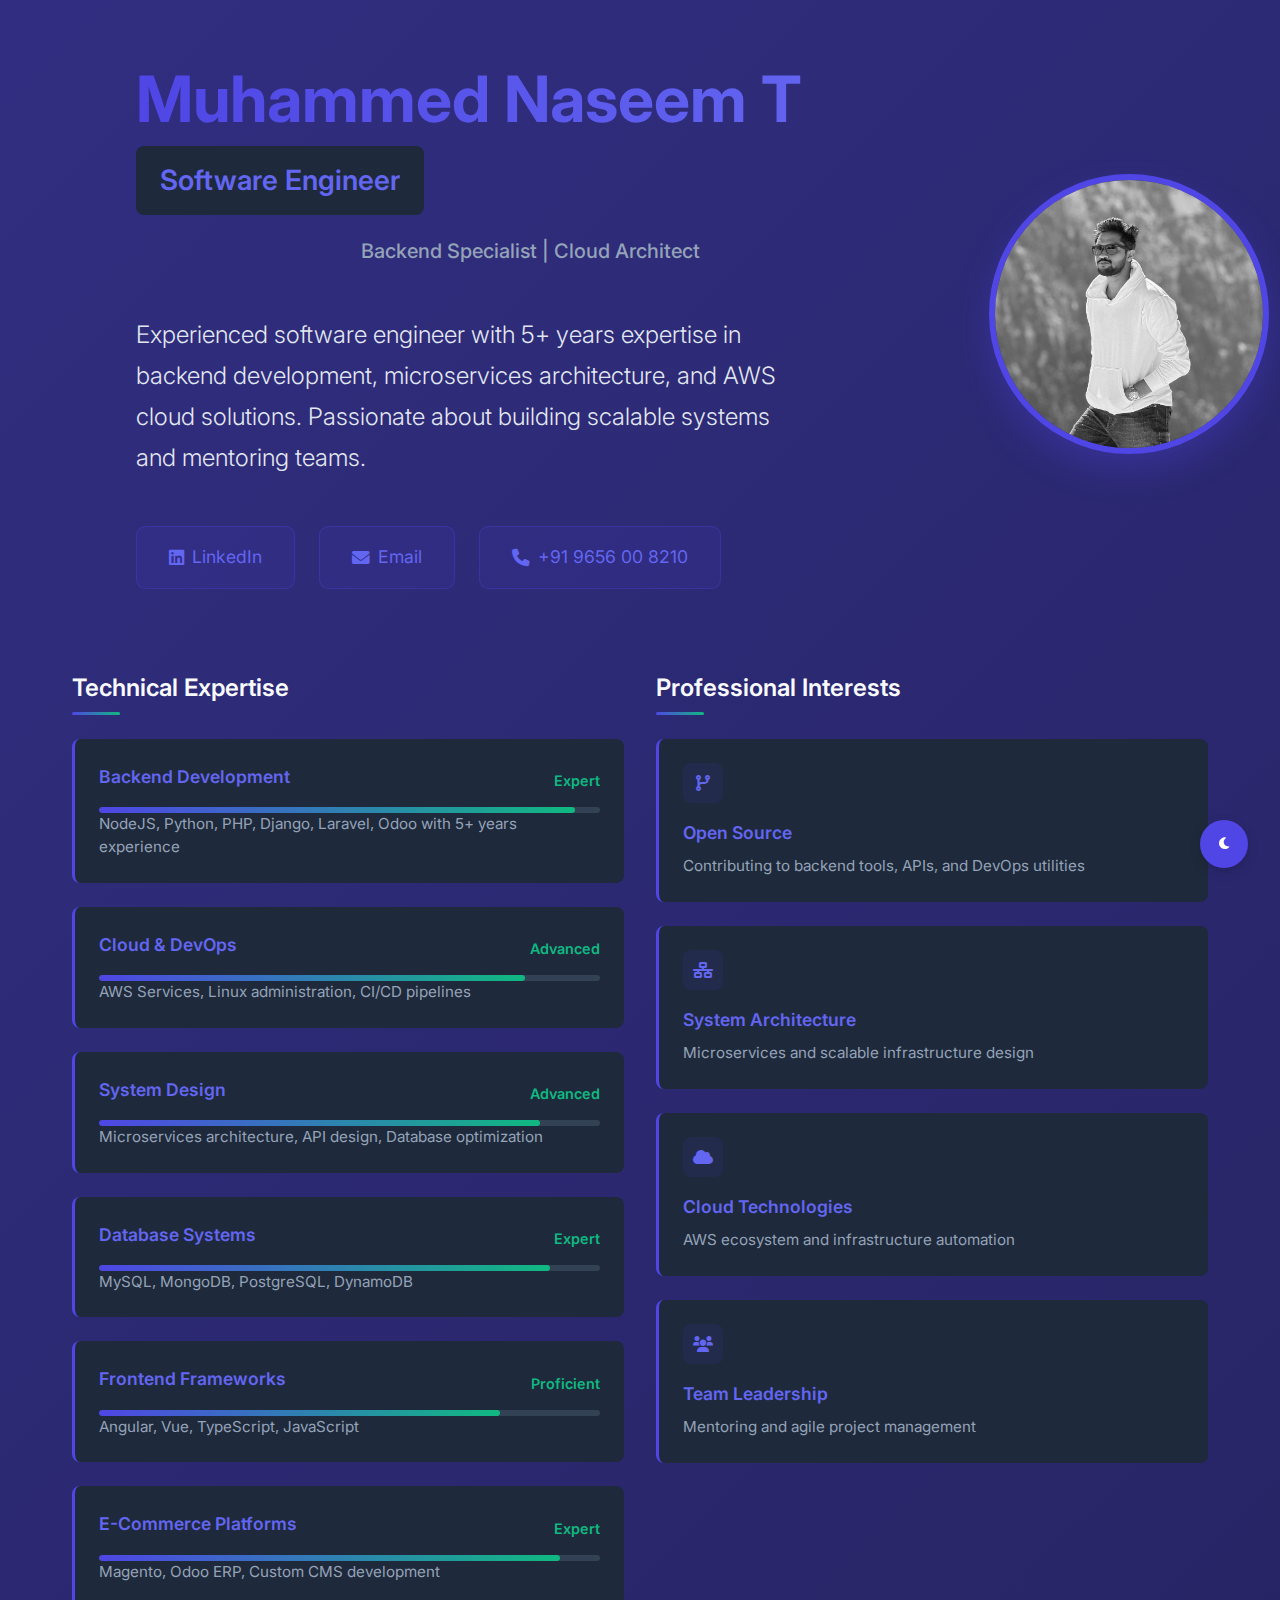
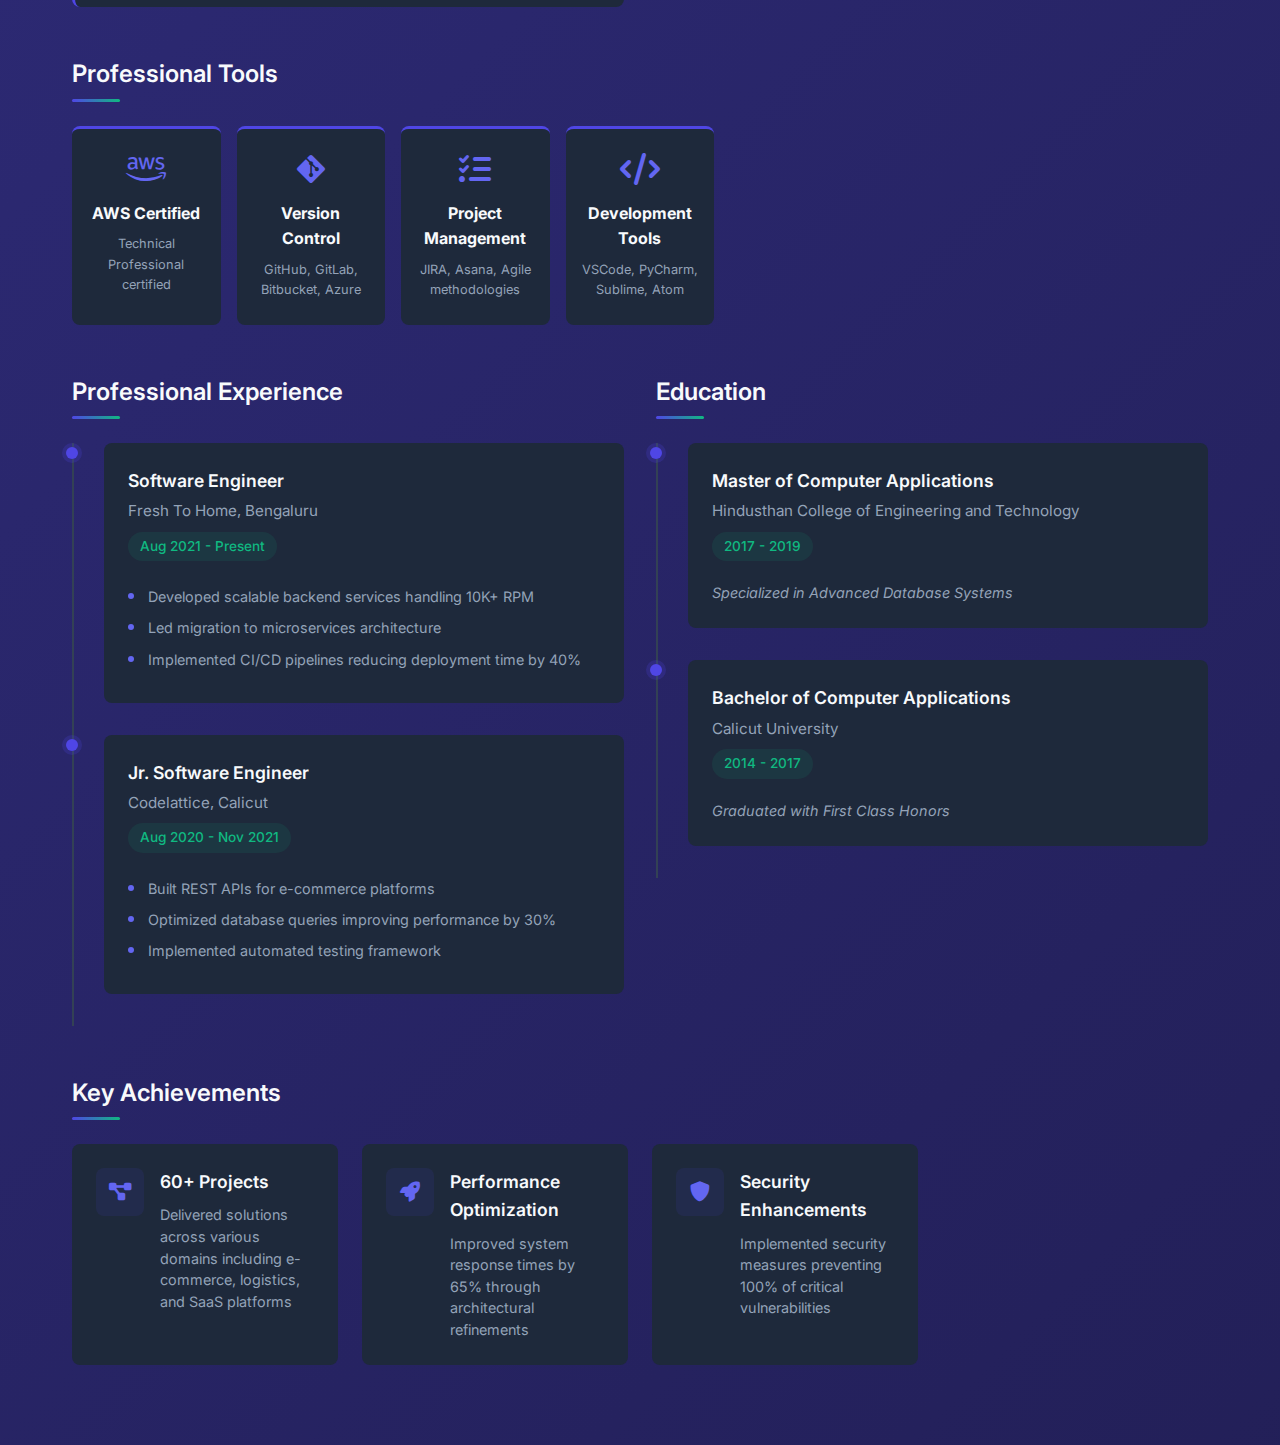
<file: index.html>
<!DOCTYPE html>
<html lang="en">

<head>
  <meta charset="UTF-8">
  <title>Muhammed Naseem T | Software Engineer</title>
  <link rel="stylesheet" href="finale.css">
  <meta name="viewport" content="width=device-width, initial-scale=1.0">
  <link rel="preconnect" href="https://fonts.googleapis.com">
  <link rel="preconnect" href="https://fonts.gstatic.com" crossorigin>
  <link href="https://fonts.googleapis.com/css2?family=Inter:wght@300;400;500;600;700&display=swap" rel="stylesheet">
  <link rel="stylesheet" href="https://cdnjs.cloudflare.com/ajax/libs/font-awesome/6.0.0/css/all.min.css">
</head>

<body>
  <div class="container">
    <header class="hero">
      <div class="hero-content">
        <div class="hero-grid">
          <div class="hero-text">
            <h1 class="name">Muhammed Naseem T</h1>
            <div class="job-title-container">
              <span class="job-title">Software Engineer</span>
              <span class="job-subtitle">Backend Specialist | Cloud Architect</span>
            </div>
            <p class="lead">Experienced software engineer with 5+ years expertise in backend development, microservices architecture, and AWS cloud solutions. Passionate about building scalable systems and mentoring teams.</p>
            <div class="contact-links">
              <a href="https://www.linkedin.com/in/naseemnazi/" target="_blank" class="contact-btn">
                <i class="fab fa-linkedin"></i> LinkedIn
              </a>
              <a href="mailto:naseem.info7@gmail.com" class="contact-btn">
                <i class="fas fa-envelope"></i> Email
              </a>
              <a href="tel:+919656008210" class="contact-btn">
                <i class="fas fa-phone"></i> +91 9656 00 8210
              </a>
            </div>
          </div>
          <div class="hero-image">
            <img src="profile.png" alt="Muhammed Naseem T" class="profile-image">
          </div>
        </div>
      </div>
    </header>

    <div class="main-content">
      <!-- Skills Section -->
      <section class="skills-section">


        <!-- <section class="skills-section"> -->
        <div class="skills-column">
          <h2 class="section-title">Technical Expertise</h2>
          <div class="skills-grid">
            <div class="skill-card">
              <div class="skill-header">
                <h3>Backend Development</h3>
                <span>Expert</span>
              </div>
              <div class="skill-bar">
                <div class="skill-progress" style="width: 95%"></div>
              </div>
              <p>NodeJS, Python, PHP, Django, Laravel, Odoo with 5+ years experience</p>
            </div>

            <div class="skill-card">
              <div class="skill-header">
                <h3>Cloud & DevOps</h3>
                <span>Advanced</span>
              </div>
              <div class="skill-bar">
                <div class="skill-progress" style="width: 85%"></div>
              </div>
              <p>AWS Services, Linux administration, CI/CD pipelines</p>
            </div>

            <div class="skill-card">
              <div class="skill-header">
                <h3>System Design</h3>
                <span>Advanced</span>
              </div>
              <div class="skill-bar">
                <div class="skill-progress" style="width: 88%"></div>
              </div>
              <p>Microservices architecture, API design, Database optimization</p>
            </div>

            <div class="skill-card">
              <div class="skill-header">
                <h3>Database Systems</h3>
                <span>Expert</span>
              </div>
              <div class="skill-bar">
                <div class="skill-progress" style="width: 90%"></div>
              </div>
              <p>MySQL, MongoDB, PostgreSQL, DynamoDB</p>
            </div>

            <div class="skill-card">
              <div class="skill-header">
                <h3>Frontend Frameworks</h3>
                <span>Proficient</span>
              </div>
              <div class="skill-bar">
                <div class="skill-progress" style="width: 80%"></div>
              </div>
              <p>Angular, Vue, TypeScript, JavaScript</p>
            </div>

            <div class="skill-card">
              <div class="skill-header">
                <h3>E-Commerce Platforms</h3>
                <span>Expert</span>
              </div>
              <div class="skill-bar">
                <div class="skill-progress" style="width: 92%"></div>
              </div>
              <p>Magento, Odoo ERP, Custom CMS development</p>
            </div>
          </div>
        </div>

        <div class="interests-column">
          <h2 class="section-title">Professional Interests</h2>
          <div class="interests-grid">
            <div class="interest-card">
              <div class="interest-icon">
                <i class="fas fa-code-branch"></i>
              </div>
              <h3>Open Source</h3>
              <p>Contributing to backend tools, APIs, and DevOps utilities</p>
            </div>
            <div class="interest-card">
              <div class="interest-icon">
                <i class="fas fa-network-wired"></i>
              </div>
              <h3>System Architecture</h3>
              <p>Microservices and scalable infrastructure design</p>
            </div>
            <div class="interest-card">
              <div class="interest-icon">
                <i class="fas fa-cloud"></i>
              </div>
              <h3>Cloud Technologies</h3>
              <p>AWS ecosystem and infrastructure automation</p>
            </div>
            <div class="interest-card">
              <div class="interest-icon">
                <i class="fas fa-users"></i>
              </div>
              <h3>Team Leadership</h3>
              <p>Mentoring and agile project management</p>
            </div>
          </div>
        </div>

      </section>
      <section class="skills-section">

        <div class="interests-column">
          <h2 class="section-title">Professional Tools</h2>
          <div class="tools-grid">
            <div class="tool-card">
              <i class="fab fa-aws"></i>
              <h3>AWS Certified</h3>
              <p>Technical Professional certified</p>
            </div>
            <div class="tool-card">
              <i class="fab fa-git-alt"></i>
              <h3>Version Control</h3>
              <p>GitHub, GitLab, Bitbucket, Azure</p>
            </div>
            <div class="tool-card">
              <i class="fas fa-tasks"></i>
              <h3>Project Management</h3>
              <p>JIRA, Asana, Agile methodologies</p>
            </div>
            <div class="tool-card">
              <i class="fas fa-code"></i>
              <h3>Development Tools</h3>
              <p>VSCode, PyCharm, Sublime, Atom</p>
            </div>
          </div>
        </div>

      </section>

      <!-- Experience & Education Section -->
      <section class="timeline-section">
        <div class="timeline-column">
          <h2 class="section-title">Professional Experience</h2>
          <div class="timeline">
            <div class="timeline-item">
              <div class="timeline-point"></div>
              <div class="timeline-content">
                <h3>Software Engineer</h3>
                <p class="company">Fresh To Home, Bengaluru</p>
                <span class="date">Aug 2021 - Present</span>
                <ul class="responsibilities">
                  <li>Developed scalable backend services handling 10K+ RPM</li>
                  <li>Led migration to microservices architecture</li>
                  <li>Implemented CI/CD pipelines reducing deployment time by 40%</li>
                </ul>
              </div>
            </div>
            <div class="timeline-item">
              <div class="timeline-point"></div>
              <div class="timeline-content">
                <h3>Jr. Software Engineer</h3>
                <p class="company">Codelattice, Calicut</p>
                <span class="date">Aug 2020 - Nov 2021</span>
                <ul class="responsibilities">
                  <li>Built REST APIs for e-commerce platforms</li>
                  <li>Optimized database queries improving performance by 30%</li>
                  <li>Implemented automated testing framework</li>
                </ul>
              </div>
            </div>
          </div>
        </div>

        <div class="timeline-column">
          <h2 class="section-title">Education</h2>
          <div class="timeline">
            <div class="timeline-item">
              <div class="timeline-point"></div>
              <div class="timeline-content">
                <h3>Master of Computer Applications</h3>
                <p class="company">Hindusthan College of Engineering and Technology</p>
                <span class="date">2017 - 2019</span>
                <p class="achievement">Specialized in Advanced Database Systems</p>
              </div>
            </div>
            <div class="timeline-item">
              <div class="timeline-point"></div>
              <div class="timeline-content">
                <h3>Bachelor of Computer Applications</h3>
                <p class="company">Calicut University</p>
                <span class="date">2014 - 2017</span>
                <p class="achievement">Graduated with First Class Honors</p>
              </div>
            </div>
          </div>
        </div>
      </section>

      <!-- Achievements -->
      <section class="achievements-section">
        <h2 class="section-title">Key Achievements</h2>
        <div class="achievements-grid">
          <div class="achievement-card">
            <div class="achievement-icon">
              <i class="fas fa-project-diagram"></i>
            </div>
            <div class="achievement-content">
              <h3>60+ Projects</h3>
              <p>Delivered solutions across various domains including e-commerce, logistics, and SaaS platforms</p>
            </div>
          </div>
          <div class="achievement-card">
            <div class="achievement-icon">
              <i class="fas fa-rocket"></i>
            </div>
            <div class="achievement-content">
              <h3>Performance Optimization</h3>
              <p>Improved system response times by 65% through architectural refinements</p>
            </div>
          </div>
          <div class="achievement-card">
            <div class="achievement-icon">
              <i class="fas fa-shield-alt"></i>
            </div>
            <div class="achievement-content">
              <h3>Security Enhancements</h3>
              <p>Implemented security measures preventing 100% of critical vulnerabilities</p>
            </div>
          </div>
        </div>
      </section>
    </div>
  </div>

  <button id="theme-toggle" class="theme-toggle">
    <i class="fas fa-moon"></i>
  </button>

  <script>
    const toggle = document.getElementById('theme-toggle');

    toggle.addEventListener('click', () => {
      document.body.classList.toggle('light-mode');
      toggle.innerHTML = document.body.classList.contains('light-mode')
        ? '<i class="fas fa-sun"></i>'
        : '<i class="fas fa-moon"></i>';

      // Save preference to localStorage
      localStorage.setItem('theme', document.body.classList.contains('light-mode') ? 'light' : 'dark');
    });

    // Check for saved theme preference
    if (localStorage.getItem('theme') === 'light') {
      document.body.classList.add('light-mode');
      toggle.innerHTML = '<i class="fas fa-sun"></i>';
    }

    // Light mode styles
    const style = document.createElement('style');
    style.textContent = `
      body.light-mode {
        --darker: #f8fafc;
        --dark: #ffffff;
        --light: #1e293b;
        --gray: #64748b;
        --dark-gray: #e2e8f0;
        --light-gray: #334155;
        background: linear-gradient(-45deg, #f8fafc, #ffffff, #f1f5f9, #e2e8f0);
      }
      
      body.light-mode .skill-card,
      body.light-mode .interest-card,
      body.light-mode .timeline-content,
      body.light-mode .achievement-card {
        box-shadow: 0 4px 6px rgba(0,0,0,0.05);
      }
    `;
    document.head.appendChild(style);
  </script>
</body>

</html>
</file>
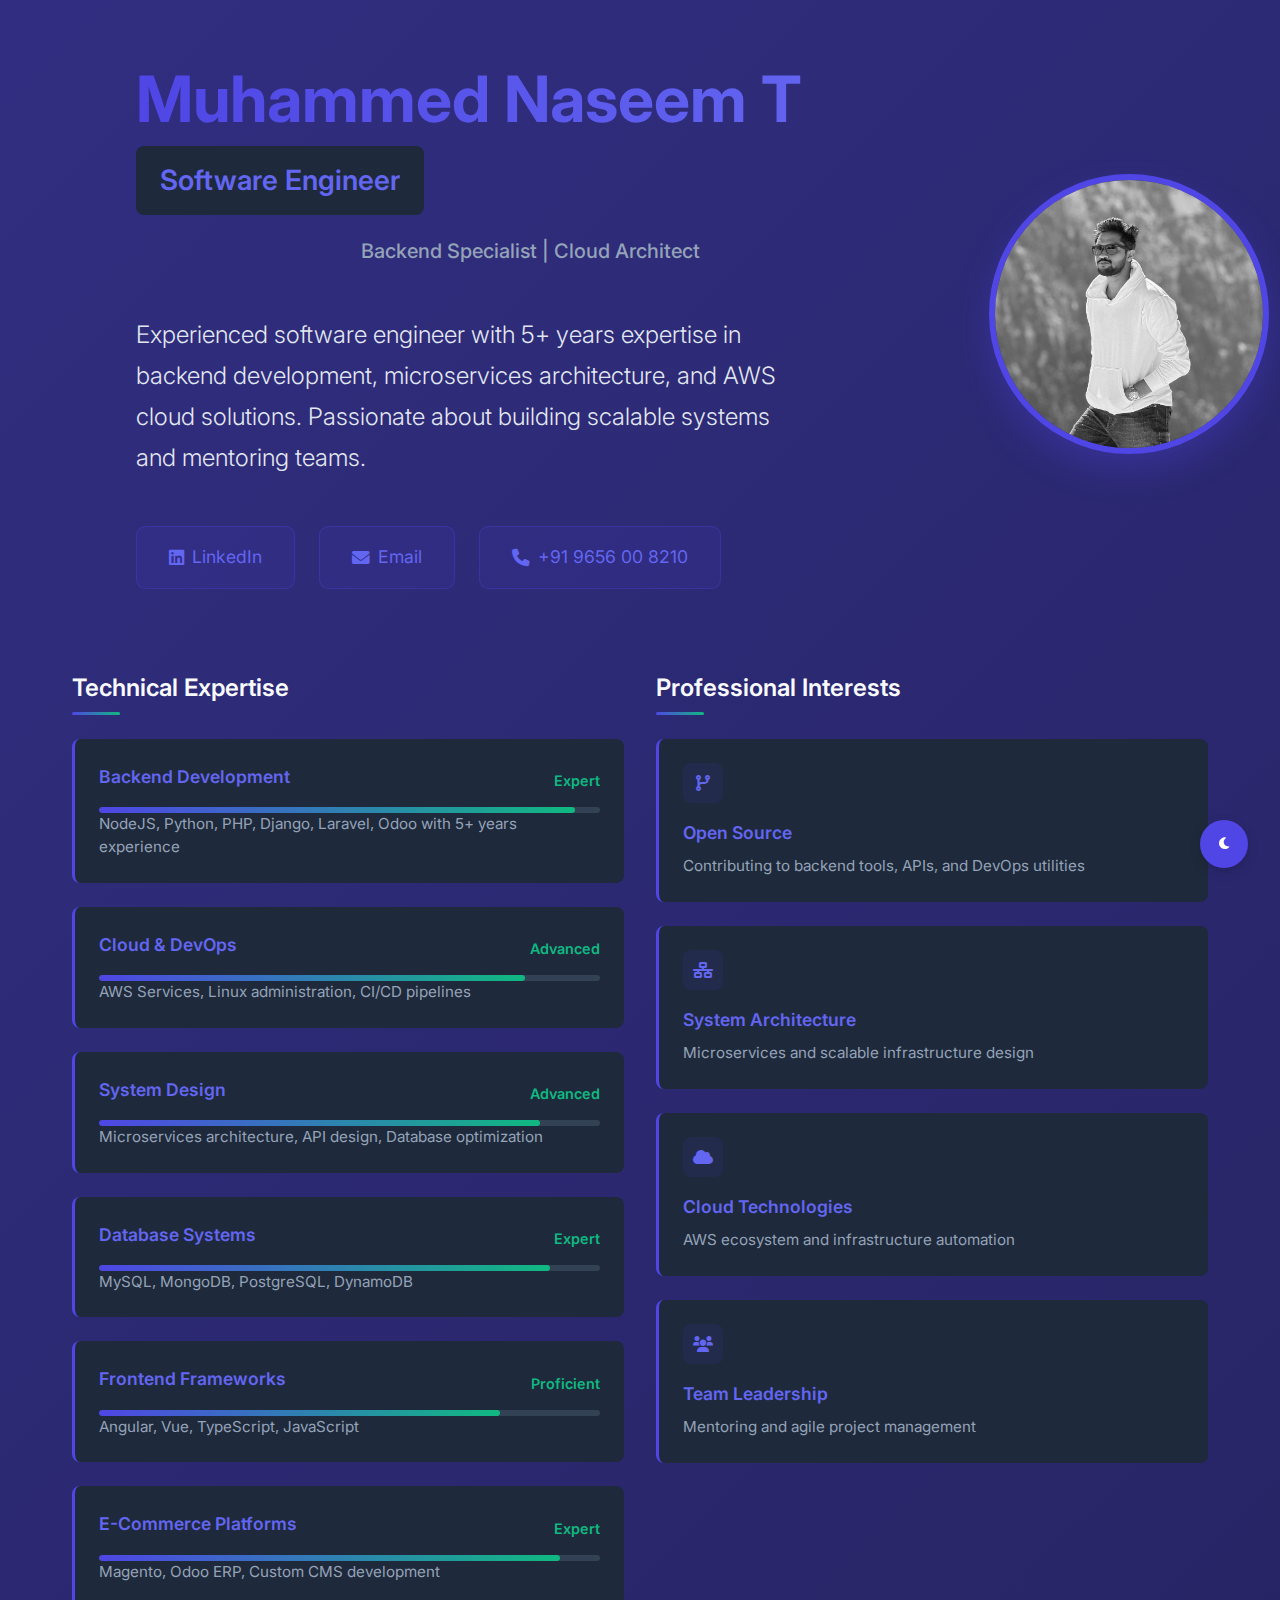
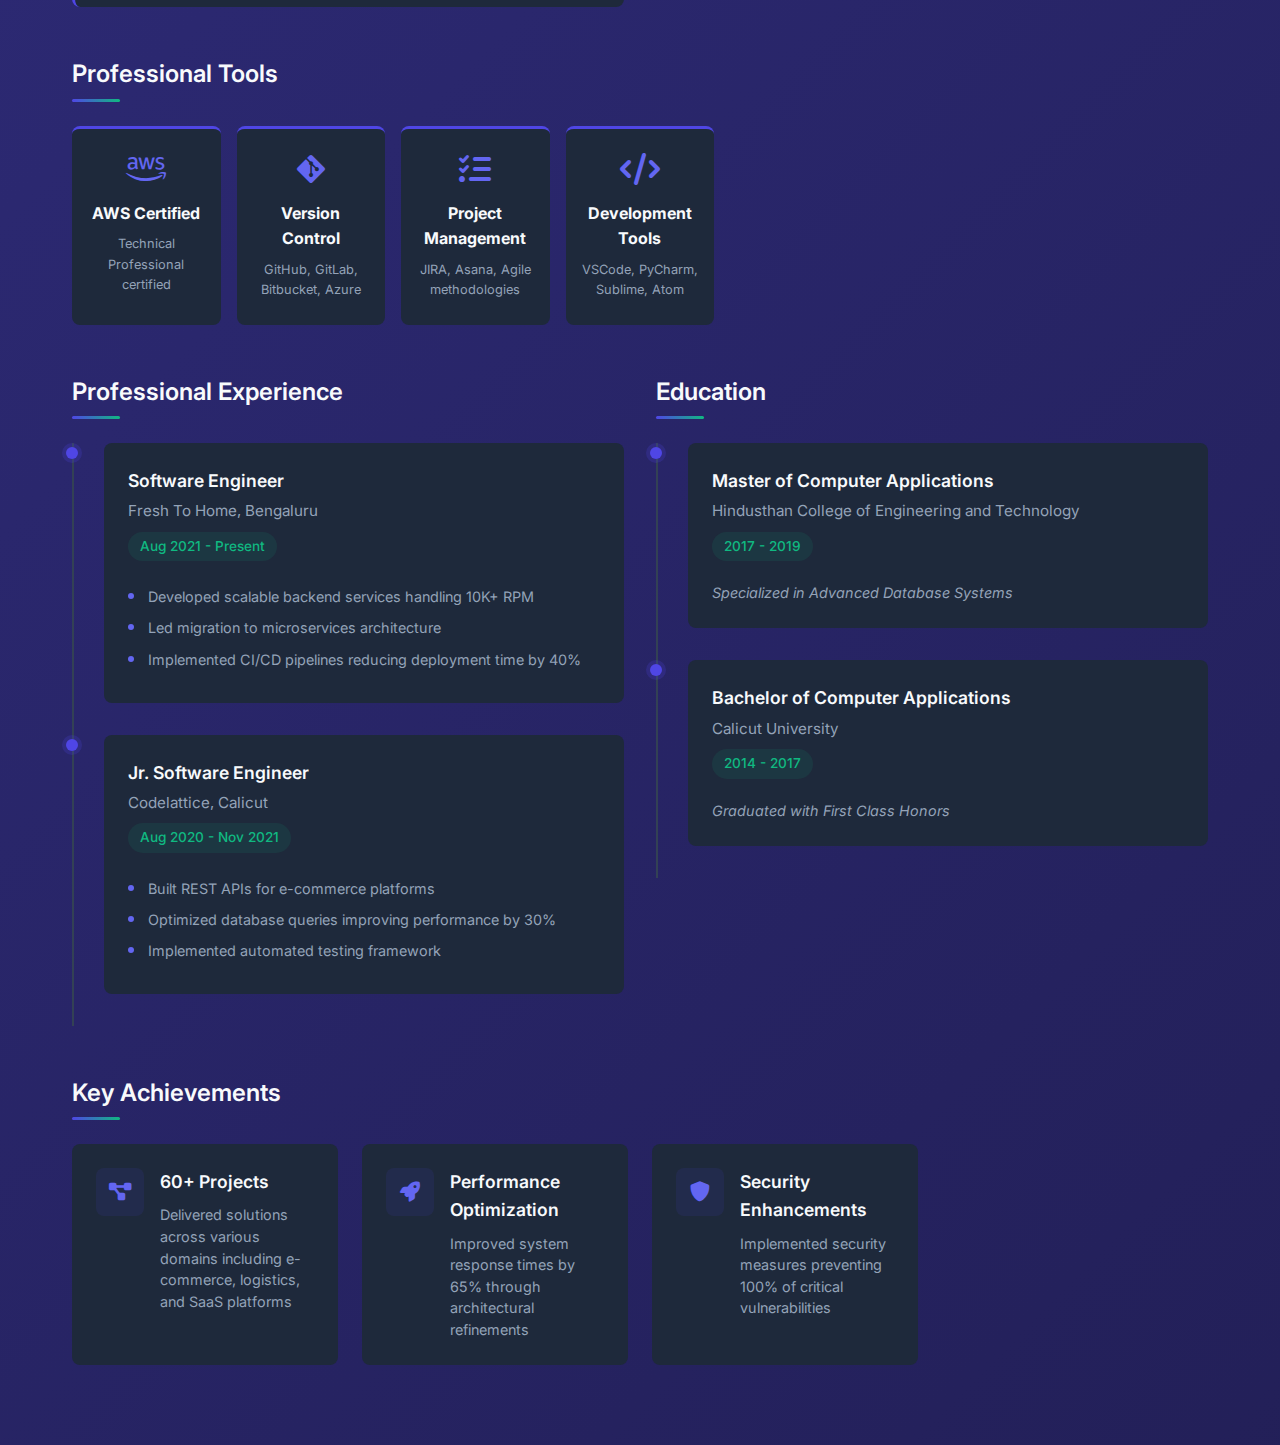
<file: finale.html>
<!DOCTYPE html>
<html lang="en">

<head>
  <meta charset="UTF-8">
  <title>Muhammed Naseem T | Software Engineer</title>
  <link rel="stylesheet" href="finale.css">
  <meta name="viewport" content="width=device-width, initial-scale=1.0">
  <link rel="preconnect" href="https://fonts.googleapis.com">
  <link rel="preconnect" href="https://fonts.gstatic.com" crossorigin>
  <link href="https://fonts.googleapis.com/css2?family=Inter:wght@300;400;500;600;700&display=swap" rel="stylesheet">
  <link rel="stylesheet" href="https://cdnjs.cloudflare.com/ajax/libs/font-awesome/6.0.0/css/all.min.css">
</head>

<body>
  <div class="container">
    <header class="hero">
      <div class="hero-content">
        <div class="hero-grid">
          <div class="hero-text">
            <h1 class="name">Muhammed Naseem T</h1>
            <div class="job-title-container">
              <span class="job-title">Software Engineer</span>
              <span class="job-subtitle">Backend Specialist | Cloud Architect</span>
            </div>
            <p class="lead">Experienced software engineer with 5+ years expertise in backend development, microservices architecture, and AWS cloud solutions. Passionate about building scalable systems and mentoring teams.</p>
            <div class="contact-links">
              <a href="https://www.linkedin.com/in/naseemnazi/" target="_blank" class="contact-btn">
                <i class="fab fa-linkedin"></i> LinkedIn
              </a>
              <a href="mailto:naseem.info7@gmail.com" class="contact-btn">
                <i class="fas fa-envelope"></i> Email
              </a>
              <a href="tel:+919656008210" class="contact-btn">
                <i class="fas fa-phone"></i> +91 9656 00 8210
              </a>
            </div>
          </div>
          <div class="hero-image">
            <img src="profile.png" alt="Muhammed Naseem T" class="profile-image">
          </div>
        </div>
      </div>
    </header>

    <div class="main-content">
      <!-- Skills Section -->
      <section class="skills-section">


        <!-- <section class="skills-section"> -->
        <div class="skills-column">
          <h2 class="section-title">Technical Expertise</h2>
          <div class="skills-grid">
            <div class="skill-card">
              <div class="skill-header">
                <h3>Backend Development</h3>
                <span>Expert</span>
              </div>
              <div class="skill-bar">
                <div class="skill-progress" style="width: 95%"></div>
              </div>
              <p>NodeJS, Python, PHP, Django, Laravel, Odoo with 5+ years experience</p>
            </div>

            <div class="skill-card">
              <div class="skill-header">
                <h3>Cloud & DevOps</h3>
                <span>Advanced</span>
              </div>
              <div class="skill-bar">
                <div class="skill-progress" style="width: 85%"></div>
              </div>
              <p>AWS Services, Linux administration, CI/CD pipelines</p>
            </div>

            <div class="skill-card">
              <div class="skill-header">
                <h3>System Design</h3>
                <span>Advanced</span>
              </div>
              <div class="skill-bar">
                <div class="skill-progress" style="width: 88%"></div>
              </div>
              <p>Microservices architecture, API design, Database optimization</p>
            </div>

            <div class="skill-card">
              <div class="skill-header">
                <h3>Database Systems</h3>
                <span>Expert</span>
              </div>
              <div class="skill-bar">
                <div class="skill-progress" style="width: 90%"></div>
              </div>
              <p>MySQL, MongoDB, PostgreSQL, DynamoDB</p>
            </div>

            <div class="skill-card">
              <div class="skill-header">
                <h3>Frontend Frameworks</h3>
                <span>Proficient</span>
              </div>
              <div class="skill-bar">
                <div class="skill-progress" style="width: 80%"></div>
              </div>
              <p>Angular, Vue, TypeScript, JavaScript</p>
            </div>

            <div class="skill-card">
              <div class="skill-header">
                <h3>E-Commerce Platforms</h3>
                <span>Expert</span>
              </div>
              <div class="skill-bar">
                <div class="skill-progress" style="width: 92%"></div>
              </div>
              <p>Magento, Odoo ERP, Custom CMS development</p>
            </div>
          </div>
        </div>

        <div class="interests-column">
          <h2 class="section-title">Professional Interests</h2>
          <div class="interests-grid">
            <div class="interest-card">
              <div class="interest-icon">
                <i class="fas fa-code-branch"></i>
              </div>
              <h3>Open Source</h3>
              <p>Contributing to backend tools, APIs, and DevOps utilities</p>
            </div>
            <div class="interest-card">
              <div class="interest-icon">
                <i class="fas fa-network-wired"></i>
              </div>
              <h3>System Architecture</h3>
              <p>Microservices and scalable infrastructure design</p>
            </div>
            <div class="interest-card">
              <div class="interest-icon">
                <i class="fas fa-cloud"></i>
              </div>
              <h3>Cloud Technologies</h3>
              <p>AWS ecosystem and infrastructure automation</p>
            </div>
            <div class="interest-card">
              <div class="interest-icon">
                <i class="fas fa-users"></i>
              </div>
              <h3>Team Leadership</h3>
              <p>Mentoring and agile project management</p>
            </div>
          </div>
        </div>

      </section>
      <section class="skills-section">

        <div class="interests-column">
          <h2 class="section-title">Professional Tools</h2>
          <div class="tools-grid">
            <div class="tool-card">
              <i class="fab fa-aws"></i>
              <h3>AWS Certified</h3>
              <p>Technical Professional certified</p>
            </div>
            <div class="tool-card">
              <i class="fab fa-git-alt"></i>
              <h3>Version Control</h3>
              <p>GitHub, GitLab, Bitbucket, Azure</p>
            </div>
            <div class="tool-card">
              <i class="fas fa-tasks"></i>
              <h3>Project Management</h3>
              <p>JIRA, Asana, Agile methodologies</p>
            </div>
            <div class="tool-card">
              <i class="fas fa-code"></i>
              <h3>Development Tools</h3>
              <p>VSCode, PyCharm, Sublime, Atom</p>
            </div>
          </div>
        </div>

      </section>

      <!-- Experience & Education Section -->
      <section class="timeline-section">
        <div class="timeline-column">
          <h2 class="section-title">Professional Experience</h2>
          <div class="timeline">
            <div class="timeline-item">
              <div class="timeline-point"></div>
              <div class="timeline-content">
                <h3>Software Engineer</h3>
                <p class="company">Fresh To Home, Bengaluru</p>
                <span class="date">Aug 2021 - Present</span>
                <ul class="responsibilities">
                  <li>Developed scalable backend services handling 10K+ RPM</li>
                  <li>Led migration to microservices architecture</li>
                  <li>Implemented CI/CD pipelines reducing deployment time by 40%</li>
                </ul>
              </div>
            </div>
            <div class="timeline-item">
              <div class="timeline-point"></div>
              <div class="timeline-content">
                <h3>Jr. Software Engineer</h3>
                <p class="company">Codelattice, Calicut</p>
                <span class="date">Aug 2020 - Nov 2021</span>
                <ul class="responsibilities">
                  <li>Built REST APIs for e-commerce platforms</li>
                  <li>Optimized database queries improving performance by 30%</li>
                  <li>Implemented automated testing framework</li>
                </ul>
              </div>
            </div>
          </div>
        </div>

        <div class="timeline-column">
          <h2 class="section-title">Education</h2>
          <div class="timeline">
            <div class="timeline-item">
              <div class="timeline-point"></div>
              <div class="timeline-content">
                <h3>Master of Computer Applications</h3>
                <p class="company">Hindusthan College of Engineering and Technology</p>
                <span class="date">2017 - 2019</span>
                <p class="achievement">Specialized in Advanced Database Systems</p>
              </div>
            </div>
            <div class="timeline-item">
              <div class="timeline-point"></div>
              <div class="timeline-content">
                <h3>Bachelor of Computer Applications</h3>
                <p class="company">Calicut University</p>
                <span class="date">2014 - 2017</span>
                <p class="achievement">Graduated with First Class Honors</p>
              </div>
            </div>
          </div>
        </div>
      </section>

      <!-- Achievements -->
      <section class="achievements-section">
        <h2 class="section-title">Key Achievements</h2>
        <div class="achievements-grid">
          <div class="achievement-card">
            <div class="achievement-icon">
              <i class="fas fa-project-diagram"></i>
            </div>
            <div class="achievement-content">
              <h3>60+ Projects</h3>
              <p>Delivered solutions across various domains including e-commerce, logistics, and SaaS platforms</p>
            </div>
          </div>
          <div class="achievement-card">
            <div class="achievement-icon">
              <i class="fas fa-rocket"></i>
            </div>
            <div class="achievement-content">
              <h3>Performance Optimization</h3>
              <p>Improved system response times by 65% through architectural refinements</p>
            </div>
          </div>
          <div class="achievement-card">
            <div class="achievement-icon">
              <i class="fas fa-shield-alt"></i>
            </div>
            <div class="achievement-content">
              <h3>Security Enhancements</h3>
              <p>Implemented security measures preventing 100% of critical vulnerabilities</p>
            </div>
          </div>
        </div>
      </section>
    </div>
  </div>

  <button id="theme-toggle" class="theme-toggle">
    <i class="fas fa-moon"></i>
  </button>

  <script>
    const toggle = document.getElementById('theme-toggle');

    toggle.addEventListener('click', () => {
      document.body.classList.toggle('light-mode');
      toggle.innerHTML = document.body.classList.contains('light-mode')
        ? '<i class="fas fa-sun"></i>'
        : '<i class="fas fa-moon"></i>';

      // Save preference to localStorage
      localStorage.setItem('theme', document.body.classList.contains('light-mode') ? 'light' : 'dark');
    });

    // Check for saved theme preference
    if (localStorage.getItem('theme') === 'light') {
      document.body.classList.add('light-mode');
      toggle.innerHTML = '<i class="fas fa-sun"></i>';
    }

    // Light mode styles
    const style = document.createElement('style');
    style.textContent = `
      body.light-mode {
        --darker: #f8fafc;
        --dark: #ffffff;
        --light: #1e293b;
        --gray: #64748b;
        --dark-gray: #e2e8f0;
        --light-gray: #334155;
        background: linear-gradient(-45deg, #f8fafc, #ffffff, #f1f5f9, #e2e8f0);
      }
      
      body.light-mode .skill-card,
      body.light-mode .interest-card,
      body.light-mode .timeline-content,
      body.light-mode .achievement-card {
        box-shadow: 0 4px 6px rgba(0,0,0,0.05);
      }
    `;
    document.head.appendChild(style);
  </script>
</body>

</html>
</file>
<file: finale.css>
/* Modern Resume Styles with Animations */
:root {
    --primary: #4f46e5;
    --primary-light: #6366f1;
    --secondary: #10b981;
    --dark: #1e293b;
    --darker: #0f172a;
    --light: #f8fafc;
    --gray: #94a3b8;
    --dark-gray: #334155;
    --light-gray: #e2e8f0;
}

* {
    margin: 0;
    padding: 0;
    box-sizing: border-box;
}

body {
    font-family: 'Inter', -apple-system, BlinkMacSystemFont, sans-serif;
    line-height: 1.6;
    color: var(--light);
    -webkit-font-smoothing: antialiased;
    background: linear-gradient(-45deg, #0f172a, #1e293b, #1e1b4b, #312e81);
    background-size: 400% 400%;
    animation: gradient 15s ease infinite;
    min-height: 100vh;
}

@keyframes gradient {
    0% {
        background-position: 0% 50%;
    }

    50% {
        background-position: 100% 50%;
    }

    100% {
        background-position: 0% 50%;
    }
}

.container {
    max-width: 1200px;
    margin: 0 auto;
    padding: 2rem;
}

/* Hero Section */
.hero {
    margin-bottom: 3rem;
    animation: fadeIn 1s ease-out;
}

@keyframes fadeIn {
    from {
        opacity: 0;
        transform: translateY(20px);
    }

    to {
        opacity: 1;
        transform: translateY(0);
    }
}

.hero-content {
    max-width: 800px;
}

.name {
    font-size: 3.5rem;
    font-weight: 700;
    line-height: 1.1;
    margin-bottom: 1rem;
    background: linear-gradient(90deg, var(--primary), var(--primary-light));
    -webkit-background-clip: text;
    background-clip: text;
    color: transparent;
    animation: slideInLeft 0.8s ease-out;
}

@keyframes slideInLeft {
    from {
        transform: translateX(-30px);
        opacity: 0;
    }

    to {
        transform: translateX(0);
        opacity: 1;
    }
}

.job-title-container {
    display: flex;
    align-items: center;
    gap: 1.5rem;
    margin-bottom: 1.5rem;
    flex-wrap: wrap;
}

.job-title {
    background-color: var(--dark);
    color: var(--primary-light);
    font-weight: 600;
    padding: 0.5rem 1rem;
    border-radius: 0.375rem;
    font-size: 1.25rem;
    animation: fadeIn 0.8s ease-out 0.2s both;
}

.email {
    display: flex;
    align-items: center;
    gap: 0.5rem;
    color: var(--gray);
    font-size: 1.1rem;
    transition: color 0.2s;
    animation: fadeIn 0.8s ease-out 0.3s both;
}

.email:hover {
    color: var(--primary-light);
}

.lead {
    font-size: 1.75rem;
    font-weight: 300;
    line-height: 1.4;
    color: var(--light-gray);
    margin-top: 2rem;
    animation: fadeIn 0.8s ease-out 0.4s both;
}

.contact-links {
    display: flex;
    gap: 1rem;
    margin-top: 1.5rem;
    flex-wrap: wrap;
    animation: fadeIn 0.8s ease-out 0.5s both;
}

.contact-btn {
    display: inline-flex;
    align-items: center;
    gap: 0.5rem;
    padding: 0.5rem 1rem;
    background-color: rgba(79, 70, 229, 0.1);
    color: var(--primary-light);
    border-radius: 0.375rem;
    text-decoration: none;
    transition: all 0.2s;
    border: 1px solid rgba(79, 70, 229, 0.3);
}

.contact-btn:hover {
    background-color: var(--primary);
    color: white;
    transform: translateY(-2px);
    box-shadow: 0 4px 12px rgba(79, 70, 229, 0.2);
}

/* Section Titles */
.section-title {
    font-size: 1.5rem;
    font-weight: 600;
    margin-bottom: 1.5rem;
    color: var(--light);
    position: relative;
    padding-bottom: 0.5rem;
}

.section-title::after {
    content: '';
    position: absolute;
    bottom: 0;
    left: 0;
    width: 3rem;
    height: 3px;
    background: linear-gradient(90deg, var(--primary), var(--secondary));
    border-radius: 3px;
}

/* Skills Section */
.skills-section {
    display: flex;
    gap: 2rem;
    margin-bottom: 3rem;
    flex-wrap: wrap;
}

.skills-column,
.interests-column {
    flex: 1;
    min-width: 300px;
}

.skills-grid,
.interests-grid {
    display: grid;
    grid-template-columns: repeat(auto-fill, minmax(280px, 1fr));
    gap: 1.5rem;
}

.skill-card,
.interest-card {
    background-color: var(--dark);
    padding: 1.5rem;
    border-radius: 0.5rem;
    transition: transform 0.2s, box-shadow 0.2s;
    border-left: 3px solid var(--primary);
    animation: fadeInUp 0.6s ease-out;
    animation-fill-mode: both;
}

@keyframes fadeInUp {
    from {
        opacity: 0;
        transform: translateY(20px);
    }

    to {
        opacity: 1;
        transform: translateY(0);
    }
}

.skill-card:nth-child(1) {
    animation-delay: 0.1s;
}

.skill-card:nth-child(2) {
    animation-delay: 0.2s;
}

.skill-card:nth-child(3) {
    animation-delay: 0.3s;
}

.skill-card:nth-child(4) {
    animation-delay: 0.4s;
}

.skill-card:nth-child(5) {
    animation-delay: 0.5s;
}

.skill-card:nth-child(6) {
    animation-delay: 0.6s;
}

.skill-card:hover,
.interest-card:hover {
    transform: translateY(-5px);
    box-shadow: 0 10px 20px rgba(0, 0, 0, 0.2);
}

.skill-card h3,
.interest-card h3 {
    font-size: 1.1rem;
    font-weight: 600;
    margin-bottom: 0.5rem;
    color: var(--primary-light);
}

.skill-card p,
.interest-card p {
    color: var(--gray);
    font-size: 0.95rem;
    line-height: 1.5;
}

.skill-header {
    display: flex;
    justify-content: space-between;
    align-items: center;
    margin-bottom: 0.5rem;
}

.skill-header span {
    color: var(--secondary);
    font-weight: 600;
    font-size: 0.9rem;
}

.skill-bar {
    height: 6px;
    background-color: var(--dark-gray);
    border-radius: 3px;
    margin-top: 0.5rem;
    overflow: hidden;
}

.skill-progress {
    height: 100%;
    background: linear-gradient(90deg, var(--primary), var(--secondary));
    border-radius: 3px;
    transition: width 1s ease-out;
}

.interest-icon {
    background-color: rgba(79, 70, 229, 0.1);
    color: var(--primary-light);
    width: 2.5rem;
    height: 2.5rem;
    border-radius: 0.5rem;
    display: flex;
    align-items: center;
    justify-content: center;
    font-size: 1rem;
    margin-bottom: 1rem;
}

/* Timeline Section */
.timeline-section {
    display: flex;
    gap: 2rem;
    margin-bottom: 3rem;
    flex-wrap: wrap;
}

.timeline-column {
    flex: 1;
    min-width: 300px;
}

.timeline {
    position: relative;
    padding-left: 2rem;
}

.timeline::before {
    content: '';
    position: absolute;
    left: 0;
    top: 0;
    height: 100%;
    width: 2px;
    background-color: var(--dark-gray);
}

.timeline-item {
    position: relative;
    padding-bottom: 2rem;
    animation: fadeInUp 0.6s ease-out;
    animation-fill-mode: both;
}

.timeline-item:nth-child(1) {
    animation-delay: 0.1s;
}

.timeline-item:nth-child(2) {
    animation-delay: 0.2s;
}

.timeline-point {
    position: absolute;
    left: -2rem;
    top: 0.25rem;
    width: 12px;
    height: 12px;
    border-radius: 50%;
    background-color: var(--primary);
    transform: translateX(-50%);
    z-index: 1;
    box-shadow: 0 0 0 4px rgba(79, 70, 229, 0.2);
}

.timeline-content {
    background-color: var(--dark);
    padding: 1.5rem;
    border-radius: 0.5rem;
    transition: transform 0.2s;
}

.timeline-content:hover {
    transform: translateX(5px);
}

.timeline-content h3 {
    font-size: 1.1rem;
    font-weight: 600;
    color: var(--light);
    margin-bottom: 0.25rem;
}

.timeline-content .company {
    color: var(--gray);
    font-size: 0.95rem;
    margin-bottom: 0.5rem;
}

.timeline-content .date {
    display: inline-block;
    background-color: rgba(16, 185, 129, 0.1);
    color: var(--secondary);
    padding: 0.25rem 0.75rem;
    border-radius: 1rem;
    font-size: 0.85rem;
    font-weight: 500;
    margin-bottom: 0.75rem;
}

.responsibilities {
    list-style-type: none;
    margin-top: 0.75rem;
}

.responsibilities li {
    position: relative;
    padding-left: 1.25rem;
    margin-bottom: 0.5rem;
    color: var(--gray);
    font-size: 0.9rem;
}

.responsibilities li::before {
    content: '';
    position: absolute;
    left: 0;
    top: 0.5rem;
    width: 6px;
    height: 6px;
    border-radius: 50%;
    background-color: var(--primary-light);
}

.achievement {
    color: var(--gray);
    font-size: 0.9rem;
    margin-top: 0.5rem;
    font-style: italic;
}

/* Achievements Section */
.achievements-section {
    margin-bottom: 3rem;
}

.achievements-grid {
    display: grid;
    grid-template-columns: repeat(auto-fill, minmax(250px, 1fr));
    gap: 1.5rem;
}

.achievement-card {
    background-color: var(--dark);
    padding: 1.5rem;
    border-radius: 0.5rem;
    display: flex;
    align-items: flex-start;
    gap: 1rem;
    transition: transform 0.2s;
    animation: fadeInUp 0.6s ease-out;
    animation-fill-mode: both;
}

.achievement-card:nth-child(1) {
    animation-delay: 0.1s;
}

.achievement-card:nth-child(2) {
    animation-delay: 0.2s;
}

.achievement-card:nth-child(3) {
    animation-delay: 0.3s;
}

.achievement-card:hover {
    transform: translateY(-5px);
    box-shadow: 0 10px 20px rgba(0, 0, 0, 0.2);
}

.achievement-icon {
    background-color: rgba(79, 70, 229, 0.1);
    color: var(--primary-light);
    width: 3rem;
    height: 3rem;
    border-radius: 0.5rem;
    display: flex;
    align-items: center;
    justify-content: center;
    font-size: 1.25rem;
    flex-shrink: 0;
}

.achievement-content h3 {
    font-size: 1.1rem;
    font-weight: 600;
    margin-bottom: 0.5rem;
    color: var(--light);
}

.achievement-content p {
    color: var(--gray);
    font-size: 0.9rem;
    line-height: 1.5;
}

/* Theme Toggle */
.theme-toggle {
    position: fixed;
    bottom: 2rem;
    right: 2rem;
    width: 3rem;
    height: 3rem;
    border-radius: 50%;
    background-color: var(--primary);
    color: white;
    border: none;
    cursor: pointer;
    display: flex;
    align-items: center;
    justify-content: center;
    box-shadow: 0 4px 12px rgba(0, 0, 0, 0.15);
    z-index: 100;
    transition: all 0.3s;
}

.theme-toggle:hover {
    transform: scale(1.1);
    background-color: var(--primary-light);
}

/* Responsive Design */
@media (max-width: 768px) {
    .name {
        font-size: 2.5rem;
    }

    .lead {
        font-size: 1.5rem;
    }

    .skills-section,
    .timeline-section {
        flex-direction: column;
    }

    .skills-column,
    .interests-column,
    .timeline-column {
        width: 100%;
    }

    .skills-grid,
    .interests-grid,
    .achievements-grid {
        grid-template-columns: 1fr;
    }

    .contact-links {
        flex-direction: column;
    }

    .contact-btn {
        justify-content: center;
    }
}

@media (max-width: 480px) {
    .container {
        padding: 1.5rem;
    }

    .name {
        font-size: 2rem;
    }

    .job-title-container {
        flex-direction: column;
        align-items: flex-start;
        gap: 0.75rem;
    }

    .lead {
        font-size: 1.25rem;
        margin-top: 1.5rem;
    }

    .section-title {
        font-size: 1.3rem;
    }

    .timeline::before {
        left: 0.5rem;
    }

    .timeline-point {
        left: -1.5rem;
    }
}

.profile-image {
    width: 180px;
    height: 180px;
    border-radius: 50%;
    object-fit: cover;
    border: 3px solid var(--primary);
    box-shadow: 0 4px 12px rgba(0, 0, 0, 0.15);
    margin: 0 auto 1.5rem;
    display: block;
    animation: fadeIn 0.8s ease-out;
}

/* Profile Image Animation */
@keyframes float {
    0% {
        transform: translateY(0px);
    }

    50% {
        transform: translateY(-10px);
    }

    100% {
        transform: translateY(0px);
    }
}

.profile-image:hover {
    animation: float 3s ease-in-out infinite;
}

/* Tools Grid */
.tools-grid {
    display: grid;
    grid-template-columns: repeat(auto-fill, minmax(140px, 1fr));
    gap: 1rem;
}

.tool-card {
    background-color: var(--dark);
    padding: 1.5rem 1rem;
    border-radius: 0.5rem;
    text-align: center;
    transition: all 0.3s;
    border-top: 3px solid var(--primary);
}

.tool-card i {
    font-size: 2rem;
    color: var(--primary-light);
    margin-bottom: 1rem;
}

.tool-card h3 {
    font-size: 1rem;
    margin-bottom: 0.5rem;
}

.tool-card p {
    font-size: 0.8rem;
    color: var(--gray);
}

.tool-card:hover {
    transform: translateY(-5px);
    box-shadow: 0 10px 20px rgba(0, 0, 0, 0.1);
}




/* Hero Section Update */
.hero-content {
    max-width: 1400px;
    /* Increased max width */
    margin: 0 auto;
    padding: 2rem 4rem;
    /* More horizontal padding */
}

.hero-grid {
    display: grid;
    grid-template-columns: 83% 17%;
    /* Text takes 70%, image 30% */
    gap: 1rem;
    align-items: center;
}

.hero-text {
    padding-right: 3rem;
    /* Additional padding for text */
}

.name {
    font-size: 4rem;
    /* Larger name */
    line-height: 1.1;
    margin-bottom: 0.75rem;
    max-width: 90%;
    /* Prevent over-stretching */
}

.job-title-container {
    display: flex;
    flex-direction: column;
    gap: 0.75rem;
    margin-bottom: 2rem;
}

.job-title {
    background-color: var(--dark);
    color: var(--primary-light);
    font-weight: 600;
    padding: 0.75rem 1.5rem;
    border-radius: 0.5rem;
    font-size: 1.75rem;
    align-self: flex-start;
    margin-bottom: 0.5rem;
}

.job-subtitle {
    color: var(--gray);
    font-size: 1.25rem;
    font-weight: 500;
    margin-bottom: 1rem;
}

.lead {
    font-size: 1.5rem;
    line-height: 1.7;
    color: var(--light-gray);
    margin-bottom: 3rem;
    max-width: 85%;
}

.profile-image {
    width: 280px;
    height: 280px;
    border-radius: 50%;
    object-fit: cover;
    border: 6px solid var(--primary);
    box-shadow: 0 15px 35px rgba(79, 70, 229, 0.3);
    margin-left: auto;
    /* Push image to right */
}

/* Contact Links Update */
.contact-links {
    display: flex;
    gap: 1.5rem;
    margin-top: 3rem;
}

.contact-btn {
    padding: 1rem 2rem;
    font-size: 1.1rem;
    border-radius: 0.6rem;
}

/* Responsive Adjustments */
@media (max-width: 1200px) {
    .hero-grid {
        grid-template-columns: 60% 40%;
    }

    .hero-content {
        padding: 2rem;
    }

    .profile-image {
        width: 240px;
        height: 240px;
    }
}

@media (max-width: 992px) {
    .hero-grid {
        grid-template-columns: 1fr;
    }

    .hero-text {
        padding-right: 0;
        text-align: center;
    }

    .name,
    .lead {
        max-width: 100%;
    }

    .job-title,
    .job-subtitle {
        align-self: center;
    }

    .profile-image {
        margin: 2rem auto 0;
        order: -1;
        /* Move image above text on mobile */
    }
}

@media (max-width: 576px) {
    .hero-content {
        padding: 1.5rem;
    }

    .name {
        font-size: 2.8rem;
    }

    .job-title {
        font-size: 1.4rem;
        padding: 0.6rem 1.2rem;
    }

    .lead {
        font-size: 1.3rem;
    }

    .contact-links {
        flex-direction: column;
        gap: 1rem;
    }

    .contact-btn {
        width: 100%;
        justify-content: center;
    }

    .profile-image {
        width: 200px;
        height: 200px;
    }
}
</file>
